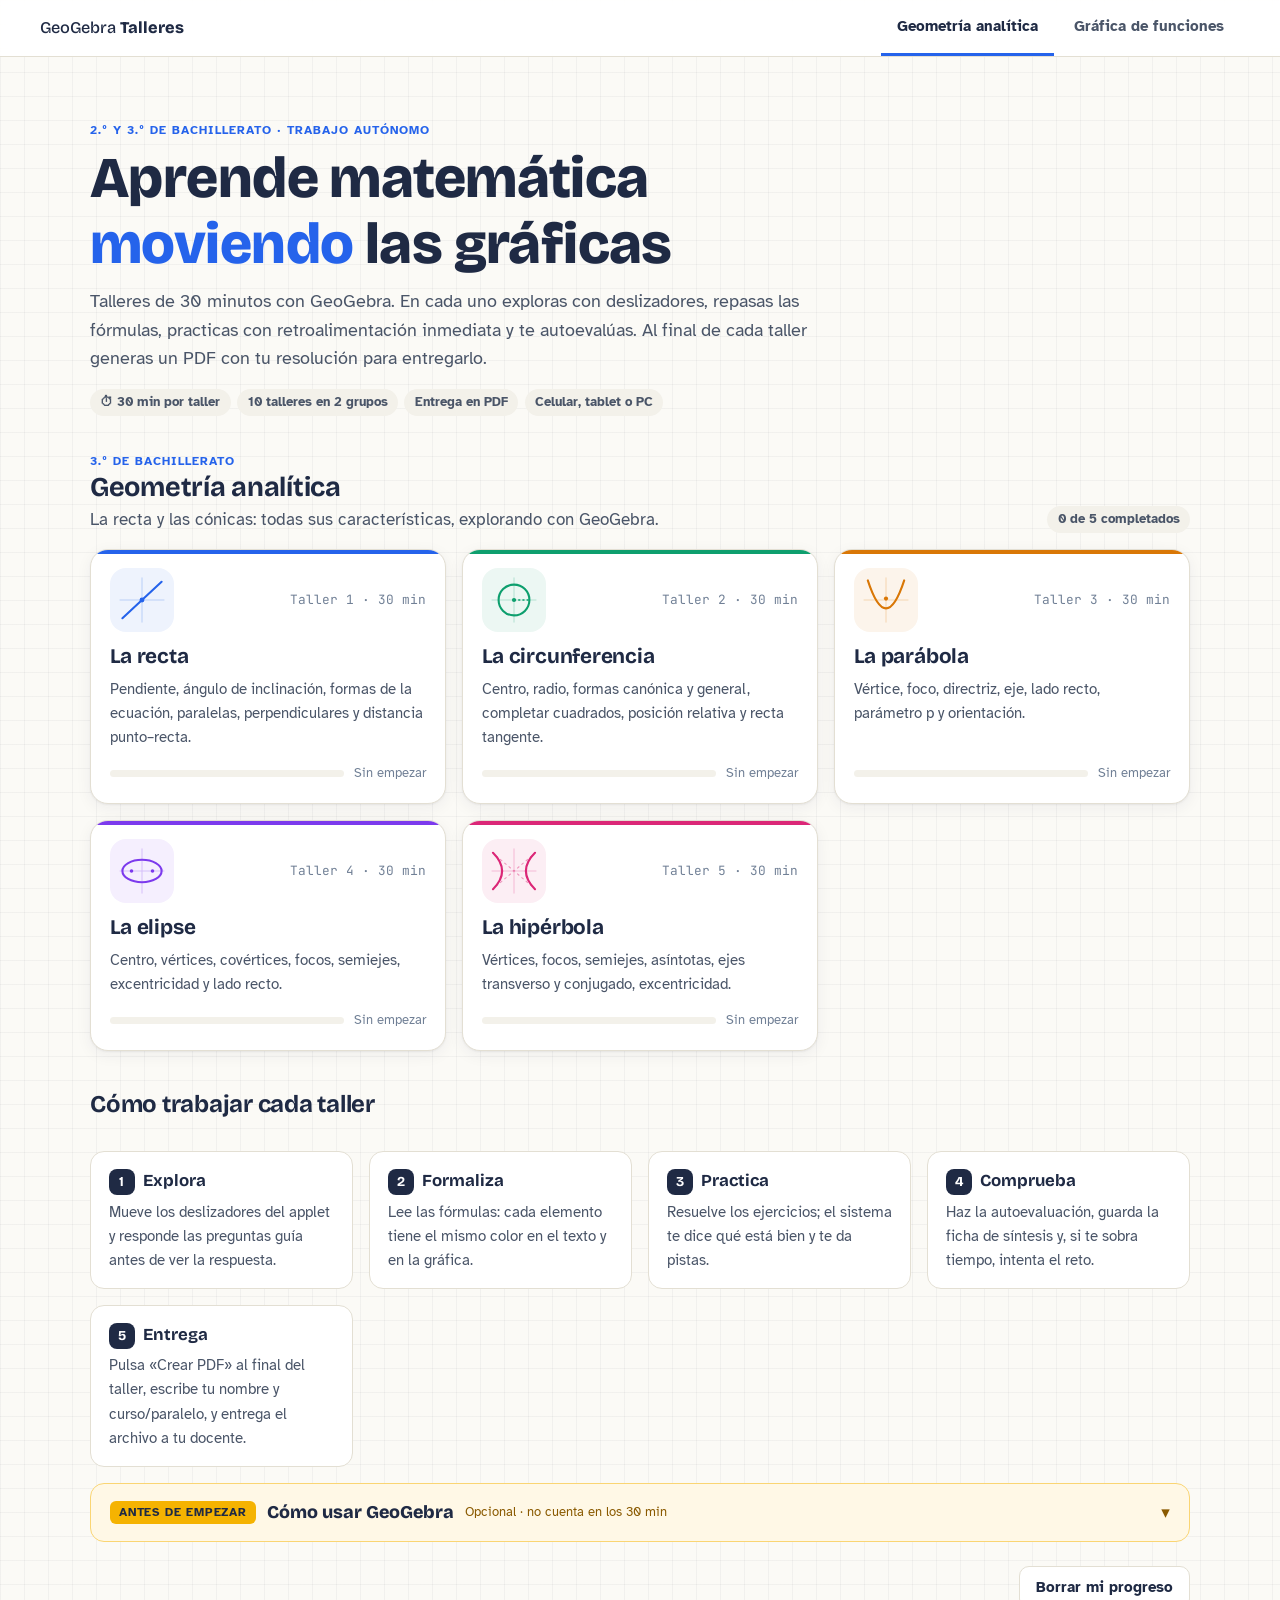
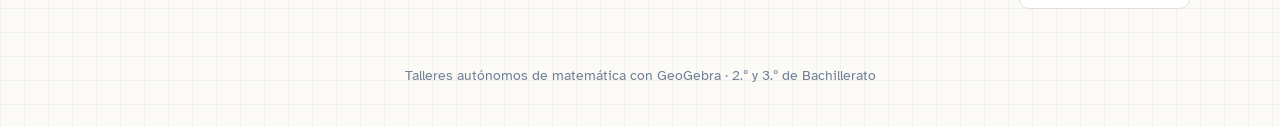
<file: index.html>
<!doctype html>
<html lang="es">
<head>
  <meta charset="utf-8">
  <meta name="viewport" content="width=device-width, initial-scale=1">
  <title>Talleres de matemática con GeoGebra</title>
  <meta name="description" content="Talleres autónomos de 30 minutos con GeoGebra: gráfica de funciones (2.º de Bachillerato) y geometría analítica (3.º de Bachillerato).">
  <link rel="preconnect" href="https://fonts.googleapis.com">
  <link rel="preconnect" href="https://fonts.gstatic.com" crossorigin>
  <link rel="stylesheet" href="https://fonts.googleapis.com/css2?family=Atkinson+Hyperlegible:ital,wght@0,400;0,700;1,400&family=Bricolage+Grotesque:opsz,wght@12..96,500;12..96,700;12..96,800&family=JetBrains+Mono:wght@400;600&display=swap">
  <link rel="stylesheet" href="assets/css/estilos.css">
</head>
<body>
  <div id="pestanas"></div>

  <header class="hero">
    <p class="eyebrow">2.º y 3.º de Bachillerato · Trabajo autónomo</p>
    <h1>Aprende matemática <em>moviendo</em> las gráficas</h1>
    <p class="lead">Talleres de 30 minutos con GeoGebra. En cada uno exploras con deslizadores, repasas las fórmulas, practicas con retroalimentación inmediata y te autoevalúas. Al final de cada taller generas un PDF con tu resolución para entregarlo.</p>
    <div class="meta">
      <span class="chip">⏱ 30 min por taller</span>
      <span class="chip">10 talleres en 2 grupos</span>
      <span class="chip">Entrega en PDF</span>
      <span class="chip">Celular, tablet o PC</span>
    </div>
  </header>

  <main class="contenedor">
    <div id="paneles"></div>

    <section aria-labelledby="como">
      <h2 id="como" style="font-size:1.5rem;margin:2.5rem 0 0">Cómo trabajar cada taller</h2>
      <div class="pasos-inicio">
        <div class="paso-inicio"><h4>Explora</h4><p>Mueve los deslizadores del applet y responde las preguntas guía antes de ver la respuesta.</p></div>
        <div class="paso-inicio"><h4>Formaliza</h4><p>Lee las fórmulas: cada elemento tiene el mismo color en el texto y en la gráfica.</p></div>
        <div class="paso-inicio"><h4>Practica</h4><p>Resuelve los ejercicios; el sistema te dice qué está bien y te da pistas.</p></div>
        <div class="paso-inicio"><h4>Comprueba</h4><p>Haz la autoevaluación, guarda la ficha de síntesis y, si te sobra tiempo, intenta el reto.</p></div>
        <div class="paso-inicio"><h4>Entrega</h4><p>Pulsa «Crear PDF» al final del taller, escribe tu nombre y curso/paralelo, y entrega el archivo a tu docente.</p></div>
      </div>
    </section>

    <div id="vineta"></div>

    <div class="reinicio">
      <button type="button" class="btn-secundario" id="reiniciar">Borrar mi progreso</button>
    </div>
  </main>

  <footer class="pie">Talleres autónomos de matemática con GeoGebra · 2.º y 3.º de Bachillerato</footer>

  <script src="assets/js/comun.js"></script>
  <script>
    (function () {
      'use strict';
      var GA = window.GA;

      function tarjeta(t, i) {
        var p = GA.progresoTaller(t.id);
        var pct = GA.porcentaje(p);
        var estado = pct === 0 ? 'Sin empezar' : pct === 100 ? '✓ Completado' : pct + '%';
        var nota = p.quiz ? '<span class="tt-nota">' + p.quiz.nota + '/' + p.quiz.total + '</span>' : '';
        var reto = p.reto ? ' ★' : '';
        return '' +
          '<a class="tarjeta-taller" style="--c:' + t.color + '" href="talleres/' + t.grupo + '/' + t.id + '/index.html">' +
            '<div class="tt-top"><div class="tt-icono">' + GA.icono(t.id) + '</div><span class="tt-num">Taller ' + (i + 1) + ' · 30 min</span></div>' +
            '<h3>' + t.titulo + '</h3>' +
            '<p>' + t.resumen + '</p>' +
            '<div class="tt-pie"><div class="tt-barra"><span style="width:' + pct + '%"></span></div><span>' + estado + reto + '</span>' + nota + '</div>' +
          '</a>';
      }

      function pintar() {
        document.getElementById('paneles').innerHTML = GA.GRUPOS.map(function (g) {
          var lista = GA.talleresDe(g.id);
          var hechos = lista.filter(function (t) { return GA.porcentaje(GA.progresoTaller(t.id)) === 100; }).length;
          return '' +
            '<section class="panel-grupo" id="panel-' + g.id + '" role="tabpanel" aria-label="' + g.titulo + '">' +
              '<div class="grupo-cab"><div><p class="eyebrow" style="color:' + (lista[0] ? lista[0].color : '') + '">' + g.nivel + '</p><h2>' + g.titulo + '</h2><p>' + g.descripcion + '</p></div>' +
              '<span class="chip">' + hechos + ' de ' + lista.length + ' completados</span></div>' +
              '<div class="grid-talleres">' + lista.map(tarjeta).join('') + '</div>' +
            '</section>';
        }).join('');
      }

      function activar(id) {
        if (!GA.grupo(id)) id = GA.GRUPOS[0].id;
        GA.GRUPOS.forEach(function (g) {
          document.getElementById('panel-' + g.id).hidden = g.id !== id;
        });
        document.querySelectorAll('.pestana').forEach(function (a) {
          var on = a.dataset.grupo === id;
          a.classList.toggle('activa', on);
          a.setAttribute('aria-selected', on ? 'true' : 'false');
        });
        var t = GA.talleresDe(id)[0];
        document.documentElement.style.setProperty('--acento', t ? t.color : '#2563EB');
      }

      document.getElementById('pestanas').outerHTML = GA.pestanas(GA.GRUPOS[0].id, '');
      document.getElementById('vineta').innerHTML = GA.vinetaGeogebra(false);
      pintar();
      activar(location.hash.slice(1));

      document.querySelectorAll('.pestana').forEach(function (a) {
        a.addEventListener('click', function (ev) {
          ev.preventDefault();
          history.replaceState(null, '', '#' + a.dataset.grupo);
          activar(a.dataset.grupo);
        });
      });
      window.addEventListener('hashchange', function () { activar(location.hash.slice(1)); });
      // Al volver con el botón "atrás" se refresca el progreso
      window.addEventListener('pageshow', function () { pintar(); activar(location.hash.slice(1)); });

      document.getElementById('reiniciar').addEventListener('click', function () {
        if (confirm('¿Borrar el progreso de todos los talleres en este navegador?')) {
          GA.reiniciarProgreso();
          pintar();
          activar(location.hash.slice(1));
        }
      });
    })();
  </script>
</body>
</html>
</file>
<file: assets/css/estilos.css>
/* =====================================================================
   estilos.css — Talleres de matemática con GeoGebra
   Estética "cuaderno cuadriculado": papel claro con retícula suave,
   tinta azul-noche y un color de acento por taller (--acento).
   ===================================================================== */
:root {
  --papel: #FBFAF6;
  --papel-2: #F3F1EA;
  --tarjeta: #FFFFFF;
  --tinta: #1F2A44;
  --tinta-2: #4A5568;
  --tinta-3: #718096;
  --linea: #E3DFD3;
  --reticula: rgba(31, 42, 68, .045);
  --acento: #2563EB;
  --ok: #15803D;
  --ok-fondo: #ECFDF3;
  --mal: #B42318;
  --mal-fondo: #FEF3F2;
  --aviso-fondo: #FFF8E6;
  --radio: 14px;
  --sombra: 0 1px 2px rgba(31, 42, 68, .06), 0 4px 16px rgba(31, 42, 68, .06);
  --f-titulo: 'Bricolage Grotesque', 'Segoe UI', system-ui, sans-serif;
  --f-texto: 'Atkinson Hyperlegible', 'Segoe UI', system-ui, sans-serif;
  --f-mono: 'JetBrains Mono', ui-monospace, Consolas, monospace;
}

* { box-sizing: border-box; }
html { scroll-behavior: smooth; scroll-padding-top: 76px; }
body {
  margin: 0;
  background-color: var(--papel);
  background-image:
    linear-gradient(var(--reticula) 1px, transparent 1px),
    linear-gradient(90deg, var(--reticula) 1px, transparent 1px);
  background-size: 24px 24px;
  color: var(--tinta);
  font-family: var(--f-texto);
  font-size: 17px;
  line-height: 1.6;
  -webkit-text-size-adjust: 100%;
}
img, svg { max-width: 100%; }
a { color: var(--acento); }
h1, h2, h3 { font-family: var(--f-titulo); line-height: 1.15; letter-spacing: -.01em; }
code { font-family: var(--f-mono); font-size: .88em; background: var(--papel-2); padding: .1em .35em; border-radius: 5px; }
.eyebrow { margin: 0 0 .25rem; font-size: .78rem; font-weight: 700; letter-spacing: .08em; text-transform: uppercase; color: var(--acento); }
.nota { color: var(--tinta-2); font-size: .94rem; }
.katex { font-size: 1.06em; }
.katex-display { overflow-x: auto; overflow-y: hidden; padding: .2rem 0; }

/* ---------------- Pestañas superiores ---------------- */
.pestanas {
  position: sticky; top: 0; z-index: 30;
  display: flex; align-items: center; gap: 1rem;
  padding: 0 clamp(16px, 4vw, 40px);
  background: rgba(255, 255, 255, .92);
  backdrop-filter: blur(8px);
  border-bottom: 1px solid var(--linea);
  min-height: 56px;
}
.marca-sitio { font-family: var(--f-titulo); font-weight: 500; color: var(--tinta); text-decoration: none; white-space: nowrap; font-size: 1.02rem; }
.marca-sitio b { font-weight: 800; }
.pestanas-lista { display: flex; gap: .25rem; margin-left: auto; overflow-x: auto; scrollbar-width: none; }
.pestanas-lista::-webkit-scrollbar { display: none; }
.pestana {
  display: inline-flex; align-items: center; height: 56px; padding: 0 1rem;
  color: var(--tinta-2); text-decoration: none; font-weight: 700; font-size: .95rem; white-space: nowrap;
  border-bottom: 3px solid transparent; cursor: pointer; background: none; border-top: 0; border-left: 0; border-right: 0;
  font-family: inherit;
}
.pestana:hover { color: var(--tinta); }
.pestana.activa { color: var(--tinta); border-bottom-color: var(--acento); }
@media (max-width: 560px) {
  .marca-sitio { display: none; }
  .pestanas-lista { margin-left: 0; width: 100%; }
  .pestana { flex: 1; justify-content: center; padding: 0 .5rem; font-size: .9rem; }
}

/* ---------------- Cabecera del taller ---------------- */
.cabecera {
  background: var(--tarjeta);
  border-bottom: 1px solid var(--linea);
  padding: 0 clamp(16px, 4vw, 40px) 1.25rem;
  position: relative;
}
.cabecera::before { content: ''; position: absolute; inset: 0 0 auto 0; height: 4px; background: var(--acento); }
.cabecera-barra { display: flex; justify-content: space-between; align-items: center; gap: 1rem; flex-wrap: wrap; padding: .9rem 0 .4rem; }
.volver { text-decoration: none; font-weight: 700; font-size: .92rem; }
.cronometro { display: flex; align-items: baseline; gap: .4rem; font-size: .9rem; color: var(--tinta-2); background: var(--papel-2); padding: .3rem .75rem; border-radius: 999px; cursor: help; }
.crono-etq { font-size: .78rem; font-weight: 700; }
.crono-valor { font-family: var(--f-mono); font-weight: 600; color: var(--tinta); font-size: .98rem; }
.crono-meta { font-family: var(--f-mono); font-size: .8rem; color: var(--tinta-3); }
.crono-estado { font-size: .72rem; color: var(--ok); }
.cronometro.pausado .crono-estado { color: var(--tinta-3); }
.cronometro.excedido .crono-valor { color: var(--mal); }
.cabecera-titulo { display: flex; gap: 1.25rem; align-items: center; max-width: 1180px; margin: .4rem auto 0; }
.cabecera-icono { flex: 0 0 auto; width: 84px; height: 84px; color: var(--acento); background: color-mix(in srgb, var(--acento) 8%, white); border-radius: 20px; padding: 6px; }
.cabecera h1 { margin: 0; font-size: clamp(1.9rem, 4.5vw, 2.8rem); font-weight: 800; }
.subtitulo { margin: .25rem 0 .6rem; color: var(--tinta-2); max-width: 62ch; }
.meta { display: flex; gap: .4rem; flex-wrap: wrap; }
.chip { display: inline-flex; align-items: center; gap: .3rem; font-size: .82rem; font-weight: 700; padding: .2rem .65rem; border-radius: 999px; background: var(--papel-2); color: var(--tinta-2); }
.progreso { max-width: 1180px; margin: 1rem auto 0; display: flex; align-items: center; gap: .9rem; font-size: .88rem; color: var(--tinta-2); }
.progreso-barra { flex: 1; height: 10px; border-radius: 999px; background: var(--papel-2); overflow: hidden; }
.progreso-barra span { display: block; height: 100%; width: 0; background: var(--acento); border-radius: inherit; transition: width .4s ease; }
@media (max-width: 560px) {
  .cabecera-icono { width: 56px; height: 56px; border-radius: 14px; }
  .cabecera-titulo { flex-direction: column; align-items: flex-start; gap: .6rem; }
  .progreso { flex-direction: column; align-items: stretch; gap: .35rem; }
  .progreso-barra { flex: none; }
}

/* ---------------- Layout ---------------- */
.layout {
  display: grid; grid-template-columns: 240px minmax(0, 1fr); gap: 2rem;
  max-width: 1180px; margin: 0 auto; padding: 1.75rem clamp(16px, 4vw, 40px) 3rem;
}
.layout > * { min-width: 0; }

/* Índice lateral (en móvil, barra horizontal) */
.indice { position: sticky; top: 76px; align-self: start; }
.indice-tit { margin: 0 0 .5rem; font-size: .78rem; letter-spacing: .08em; text-transform: uppercase; font-weight: 700; color: var(--tinta-3); }
.indice ol { list-style: none; margin: 0; padding: 0; display: grid; gap: 2px; }
.indice a {
  display: grid; grid-template-columns: 26px 1fr auto; gap: .5rem; align-items: center;
  padding: .45rem .6rem; border-radius: 10px; text-decoration: none; color: var(--tinta-2); font-size: .9rem;
}
.indice a:hover { background: var(--papel-2); color: var(--tinta); }
.indice a.activa { background: var(--tarjeta); color: var(--tinta); box-shadow: var(--sombra); font-weight: 700; }
.ind-num { width: 24px; height: 24px; border-radius: 50%; display: grid; place-items: center; font-size: .75rem; font-weight: 700; background: var(--papel-2); color: var(--tinta-2); }
.indice a.hecha .ind-num { background: var(--ok); color: #fff; font-size: 0; }
.indice a.hecha .ind-num::after { content: '✓'; font-size: .8rem; }
.ind-min { font-size: .78rem; color: var(--tinta-3); font-family: var(--f-mono); }
.ind-extra { margin-top: .4rem; border-top: 1px dashed var(--linea); padding-top: .4rem; }

@media (max-width: 900px) {
  .layout { grid-template-columns: 1fr; gap: 1rem; padding-top: 0; }
  .indice {
    position: sticky; top: 56px; z-index: 20; margin: 0 calc(-1 * clamp(16px, 4vw, 40px));
    padding: .5rem clamp(16px, 4vw, 40px); background: rgba(251, 250, 246, .95); backdrop-filter: blur(6px);
    border-bottom: 1px solid var(--linea);
  }
  .indice-tit { display: none; }
  .indice ol { display: flex; gap: .35rem; overflow-x: auto; scrollbar-width: none; }
  .indice ol::-webkit-scrollbar { display: none; }
  .indice a { display: flex; white-space: nowrap; padding: .35rem .7rem; background: var(--tarjeta); border: 1px solid var(--linea); }
  .indice a .ind-min { display: none; }
  .ind-extra { margin: 0; border: 0; padding: 0; }
  html { scroll-padding-top: 116px; }
}

/* ---------------- Secciones ---------------- */
.seccion {
  background: var(--tarjeta); border: 1px solid var(--linea); border-radius: var(--radio);
  box-shadow: var(--sombra); margin: 0 0 1.5rem; overflow: hidden;
}
.seccion-cab { display: flex; align-items: center; gap: .8rem; padding: 1rem 1.4rem; border-bottom: 1px solid var(--linea); }
.seccion-num {
  flex: 0 0 34px; height: 34px; border-radius: 10px; display: grid; place-items: center;
  background: var(--acento); color: #fff; font-family: var(--f-titulo); font-weight: 800;
}
.seccion.hecha .seccion-num { background: var(--ok); }
.seccion-cab h2 { margin: 0; font-size: 1.32rem; flex: 1; }
.pill-tiempo { font-size: .8rem; font-weight: 700; font-family: var(--f-mono); color: var(--tinta-2); background: var(--papel-2); padding: .2rem .6rem; border-radius: 999px; white-space: nowrap; }
.pill-extra { background: var(--aviso-fondo); color: #8A5A00; font-family: var(--f-texto); }
.seccion-cuerpo { padding: 1.1rem 1.4rem .4rem; }
.seccion-cuerpo > p:first-child { margin-top: 0; }
.seccion-pie { display: flex; justify-content: flex-end; gap: .6rem; flex-wrap: wrap; padding: .8rem 1.4rem 1.1rem; }
.seccion-reto { border: 2px dashed color-mix(in srgb, var(--acento) 45%, white); }
.seccion-reto .seccion-num { background: #F5B301; color: var(--tinta); }
.subtit { font-size: 1.08rem; margin: 1.4rem 0 .3rem; }
@media (max-width: 560px) {
  .seccion-cab { padding: .85rem 1rem; flex-wrap: wrap; }
  .seccion-cab h2 { font-size: 1.15rem; }
  .seccion-cuerpo { padding: 1rem 1rem .3rem; }
  .seccion-pie { padding: .7rem 1rem 1rem; }
}

/* ---------------- Botones ---------------- */
button { font: inherit; }
.btn-primario, .btn-secundario, .btn-completar, .btn-mini {
  display: inline-flex; align-items: center; justify-content: center; gap: .35rem;
  border-radius: 10px; font-weight: 700; cursor: pointer; text-decoration: none;
  transition: background .15s, border-color .15s, transform .05s;
}
.btn-primario { background: var(--acento); color: #fff; border: 0; padding: .6rem 1.15rem; }
.btn-primario:hover { filter: brightness(1.08); }
.btn-secundario { background: var(--tarjeta); color: var(--tinta); border: 1px solid var(--linea); padding: .55rem 1rem; font-size: .93rem; }
.btn-secundario:hover { border-color: var(--tinta-3); }
.btn-completar { background: var(--papel-2); color: var(--tinta-2); border: 1px solid transparent; padding: .55rem 1rem; font-size: .92rem; }
.btn-completar[aria-pressed="true"] { background: var(--ok-fondo); color: var(--ok); border-color: color-mix(in srgb, var(--ok) 30%, white); }
.btn-mini { background: var(--tarjeta); color: var(--tinta); border: 1px solid var(--linea); padding: .3rem .7rem; font-size: .82rem; font-family: var(--f-texto); }
button:active { transform: translateY(1px); }
:focus-visible { outline: 3px solid color-mix(in srgb, var(--acento) 55%, white); outline-offset: 2px; }

/* ---------------- Viñeta GeoGebra ---------------- */
.vineta-ggb {
  border: 1px solid color-mix(in srgb, #F5B301 55%, white); background: var(--aviso-fondo);
  border-radius: var(--radio); margin: 0 0 1.5rem;
}
.vineta-ggb summary {
  list-style: none; cursor: pointer; display: flex; align-items: center; gap: .7rem; flex-wrap: wrap;
  padding: .9rem 1.2rem;
}
.vineta-ggb summary::-webkit-details-marker { display: none; }
.vineta-ggb summary::after { content: '▾'; margin-left: auto; color: #8A5A00; transition: transform .2s; }
.vineta-ggb[open] summary::after { transform: rotate(180deg); }
.vineta-etiqueta { font-size: .72rem; font-weight: 700; letter-spacing: .07em; text-transform: uppercase; background: #F5B301; color: var(--tinta); padding: .15rem .55rem; border-radius: 6px; }
.vineta-titulo { font-family: var(--f-titulo); font-weight: 800; font-size: 1.12rem; }
.vineta-nota { font-size: .82rem; color: #8A5A00; }
.vineta-cuerpo { padding: 0 1.2rem 1rem; }
.vineta-cuerpo > p:first-child { margin-top: 0; }
.video-links { display: grid; grid-template-columns: repeat(auto-fit, minmax(240px, 1fr)); gap: .6rem; }
.video-link {
  display: flex; align-items: center; gap: .7rem; padding: .75rem .9rem; border-radius: 12px;
  background: var(--tarjeta); border: 1px solid var(--linea); color: var(--tinta); font-weight: 700; text-decoration: none;
}
.video-link:hover { border-color: #E11D1D; }
.video-icono { flex: 0 0 34px; height: 34px; border-radius: 9px; background: #E11D1D; color: #fff; display: grid; place-items: center; font-size: .85rem; }
.vineta-sub { font-weight: 700; margin: 1rem 0 .3rem; }
.tips { margin: 0; padding-left: 1.2rem; font-size: .94rem; }
.tips li { margin: .2rem 0; }

/* ---------------- Objetivos / previos ---------------- */
.lista-objetivos { margin: 0; padding: 0; list-style: none; display: grid; gap: .5rem; }
.lista-objetivos li { position: relative; padding: .55rem .8rem .55rem 2.3rem; background: var(--papel); border-radius: 10px; }
.lista-objetivos li::before { content: '◎'; position: absolute; left: .8rem; color: var(--acento); font-weight: 700; }
.pregunta-rapida { border: 1px solid var(--linea); border-radius: 12px; padding: .8rem 1rem; margin: 0 0 .9rem; }
.pregunta-rapida legend { font-weight: 700; padding: 0 .3rem; }
.opciones-rapidas { display: flex; flex-wrap: wrap; gap: .45rem; margin-top: .3rem; }
.opcion-rapida { border: 1px solid var(--linea); background: var(--tarjeta); border-radius: 999px; padding: .4rem .95rem; cursor: pointer; color: var(--tinta); }
.opcion-rapida:hover { border-color: var(--acento); }
.opcion-rapida.ok { background: var(--ok-fondo); border-color: var(--ok); color: var(--ok); font-weight: 700; }
.opcion-rapida.mal { background: var(--mal-fondo); border-color: var(--mal); color: var(--mal); }
.retro { margin: .6rem 0 0; padding: .55rem .8rem; border-radius: 10px; font-size: .95rem; }
.retro-ok { background: var(--ok-fondo); color: #0B5A2A; }
.retro-mal { background: var(--mal-fondo); color: #7A1A12; }

/* ---------------- GeoGebra ---------------- */
.leyenda { list-style: none; display: flex; flex-wrap: wrap; gap: .4rem .9rem; margin: .4rem 0 .8rem; padding: 0; font-size: .9rem; }
.leyenda li { display: inline-flex; align-items: center; gap: .4rem; }
.punto-color { display: inline-block; width: 12px; height: 12px; border-radius: 50%; flex: 0 0 auto; box-shadow: 0 0 0 2px #fff, 0 0 0 3px rgba(0,0,0,.08); }
.applet-marco { border: 1px solid var(--linea); border-radius: 12px; overflow: hidden; background: #fff; }
.ggb-contenedor { width: 100%; min-height: 360px; position: relative; }
.ggb-cargando, .ggb-error { display: grid; place-items: center; min-height: 360px; padding: 1.5rem; color: var(--tinta-3); text-align: center; }
.ggb-error { color: var(--mal); background: var(--mal-fondo); }
.lecturas {
  display: grid; grid-template-columns: repeat(auto-fill, minmax(190px, 1fr)); gap: .45rem; margin: .75rem 0 0;
}
.lectura { background: var(--papel); border: 1px solid var(--linea); border-radius: 10px; padding: .45rem .7rem; display: flex; flex-direction: column; gap: .1rem; }
.lectura.ancha { grid-column: 1 / -1; }
.lect-etq { display: flex; align-items: center; gap: .4rem; font-size: .8rem; font-weight: 700; color: var(--tinta-3); }
.lect-val { font-family: var(--f-mono); font-size: .98rem; color: var(--tinta); overflow-wrap: anywhere; }
.applet-acciones { display: flex; flex-wrap: wrap; gap: .5rem; margin: .75rem 0 0; }
.comandos { margin: .8rem 0 .2rem; font-size: .9rem; }
.comandos summary { cursor: pointer; color: var(--tinta-2); font-weight: 700; }
.comandos pre { background: #1F2A44; color: #E7ECF5; padding: .8rem 1rem; border-radius: 10px; overflow-x: auto; font-size: .82rem; line-height: 1.5; }
.comandos pre code { background: none; padding: 0; color: inherit; }
.preguntas-guia { padding-left: 1.3rem; margin: .3rem 0 0; }
.pregunta-guia { margin: 0 0 .7rem; }
.pregunta-guia p { margin: 0 0 .25rem; }
.pregunta-guia details summary, .solucion summary { cursor: pointer; font-weight: 700; color: var(--acento); font-size: .93rem; }
.respuesta { margin-top: .35rem; padding: .55rem .8rem; background: var(--papel); border-left: 3px solid var(--acento); border-radius: 0 10px 10px 0; font-size: .96rem; }

/* ---------------- Teoría y tablas ---------------- */
.teoria h3 { font-size: 1.12rem; margin: 1.3rem 0 .4rem; }
.teoria h3:first-child { margin-top: 0; }
.caja-def { background: color-mix(in srgb, var(--acento) 7%, white); border: 1px solid color-mix(in srgb, var(--acento) 25%, white); border-radius: 12px; padding: .8rem 1rem; margin: .5rem 0 1rem; }
.caja-def p { margin: .3rem 0; }
.caja-aviso { background: var(--aviso-fondo); border-radius: 12px; padding: .7rem 1rem; margin: .8rem 0; font-size: .95rem; }
.tabla-wrap { overflow-x: auto; margin: .5rem 0 1rem; border: 1px solid var(--linea); border-radius: 12px; }
table { border-collapse: collapse; width: 100%; font-size: .95rem; }
th, td { padding: .55rem .75rem; text-align: left; border-bottom: 1px solid var(--linea); vertical-align: top; }
th { background: var(--papel); font-family: var(--f-titulo); font-weight: 700; white-space: nowrap; }
tr:last-child td { border-bottom: 0; }
.c-rojo { color: #D62839; } .c-azul { color: #1D6FD6; } .c-verde { color: #1F9D55; }
.c-naranja { color: #E07A10; } .c-morado { color: #7B3FBF; } .c-gris { color: #6B7280; }

/* ---------------- Ejemplos ---------------- */
.ejemplo { border: 1px solid var(--linea); border-radius: 12px; padding: .9rem 1.1rem; margin: 0 0 1rem; }
.ejemplo h3 { margin: 0 0 .4rem; font-size: 1.05rem; }
.enunciado p:first-child { margin-top: 0; }
.solucion { margin-top: .5rem; }
.pasos { margin: .5rem 0 0; padding-left: 1.3rem; }
.pasos li { margin: .35rem 0; }
.solucion > div { margin-top: .5rem; padding: .6rem .9rem; background: var(--papel); border-radius: 10px; }

/* ---------------- Práctica ---------------- */
.ejercicio { border: 1px solid var(--linea); border-radius: 12px; padding: .9rem 1.1rem; margin: 0 0 1rem; position: relative; }
.ejercicio.resuelto { border-color: color-mix(in srgb, var(--ok) 45%, white); background: linear-gradient(var(--ok-fondo), var(--ok-fondo)) top/100% 4px no-repeat, var(--tarjeta); }
.ejercicio header { display: flex; align-items: center; gap: .55rem; margin-bottom: .4rem; }
.ej-num { width: 28px; height: 28px; border-radius: 8px; background: var(--papel-2); display: grid; place-items: center; font-weight: 800; font-family: var(--f-titulo); }
.nivel { font-size: .74rem; font-weight: 700; text-transform: uppercase; letter-spacing: .05em; padding: .15rem .55rem; border-radius: 6px; }
.nivel-bsico { background: #E8F1FF; color: #1D4ED8; }
.nivel-intermedio { background: #FFF1E0; color: #B45309; }
.nivel-avanzado { background: #F3E8FF; color: #6D28D9; }
.nivel-aplicacin { background: #E7F8EF; color: #15803D; }
.ej-estado { margin-left: auto; font-size: .85rem; font-weight: 700; color: var(--tinta-3); }
.ejercicio.resuelto .ej-estado { color: var(--ok); }
.campos { display: grid; grid-template-columns: repeat(auto-fill, minmax(200px, 1fr)); gap: .7rem; margin: .6rem 0; }
.campo { display: grid; grid-template-columns: 1fr auto; gap: .25rem .4rem; align-items: center; }
.campo label { grid-column: 1 / -1; font-size: .92rem; font-weight: 700; color: var(--tinta-2); }
.campo input, .campo select {
  width: 100%; font: inherit; font-family: var(--f-mono); font-size: 1rem; padding: .5rem .7rem;
  border: 1.5px solid var(--linea); border-radius: 9px; background: #fff; color: var(--tinta);
}
.campo input:focus, .campo select:focus { border-color: var(--acento); outline: none; }
.campo.ok input, .campo.ok select { border-color: var(--ok); background: var(--ok-fondo); }
.campo.mal input, .campo.mal select { border-color: var(--mal); background: var(--mal-fondo); }
.marca { width: 1.4rem; font-weight: 800; text-align: center; }
.campo.ok .marca { color: var(--ok); }
.campo.mal .marca { color: var(--mal); }
.ej-acciones { display: flex; gap: .5rem; flex-wrap: wrap; margin: .4rem 0; }
.pista { background: var(--aviso-fondo); padding: .55rem .8rem; border-radius: 10px; margin: .5rem 0; font-size: .95rem; }
.retro-ej { padding: .5rem .8rem; border-radius: 10px; margin: .5rem 0; font-size: .95rem; }

/* ---------------- Autoevaluación ---------------- */
.pregunta-quiz { border: 1px solid var(--linea); border-radius: 12px; padding: .8rem 1rem .9rem; margin: 0 0 .9rem; }
.pregunta-quiz legend { font-weight: 700; padding: 0 .3rem; display: flex; gap: .5rem; align-items: baseline; }
.q-num { display: inline-grid; place-items: center; min-width: 24px; height: 24px; border-radius: 6px; background: var(--acento); color: #fff; font-size: .8rem; }
.opcion-quiz { display: flex; gap: .6rem; align-items: center; padding: .5rem .7rem; border-radius: 10px; border: 1px solid transparent; cursor: pointer; margin: .2rem 0; }
.opcion-quiz:hover { background: var(--papel); }
.opcion-quiz input { accent-color: var(--acento); width: 18px; height: 18px; flex: 0 0 auto; }
.opcion-quiz.ok { background: var(--ok-fondo); border-color: color-mix(in srgb, var(--ok) 40%, white); }
.opcion-quiz.mal { background: var(--mal-fondo); border-color: color-mix(in srgb, var(--mal) 40%, white); }
.retro-quiz { margin-top: .5rem; padding: .55rem .8rem; border-radius: 10px; font-size: .95rem; }
.correcta-era { font-weight: 700; display: inline-block; margin-top: .25rem; }
.quiz-acciones { display: flex; gap: .5rem; margin: .5rem 0; }
.quiz-resultado { display: flex; align-items: center; gap: 1rem; padding: .9rem 1.1rem; border-radius: 12px; margin: .6rem 0; }
.nota-grande { font-family: var(--f-titulo); font-weight: 800; font-size: 2rem; }

/* ---------------- Ficha ---------------- */
.ficha { border: 2px solid var(--tinta); border-radius: 12px; padding: 1rem 1.2rem; background: #fff; }
.ficha-cab { display: flex; gap: .8rem; align-items: center; border-bottom: 2px solid var(--tinta); padding-bottom: .6rem; margin-bottom: .6rem; }
.ficha-cab > span { width: 52px; height: 52px; color: var(--acento); }
.ficha-cab h3 { margin: 0; font-size: 1.4rem; }
.ficha .tabla-wrap { border-color: #C9C4B6; }

/* ---------------- Reto ---------------- */
.reto-enunciado { background: color-mix(in srgb, var(--acento) 7%, white); border-radius: 12px; padding: .8rem 1rem; margin-bottom: .8rem; }
.reto-enunciado p { margin: .3rem 0; }
.reto-retro { padding: .6rem .9rem; border-radius: 10px; margin: .4rem 0 .8rem; }
.reto-retro ul { margin: .3rem 0 0; padding-left: 1.2rem; }

/* ---------------- Navegación entre talleres / pie ---------------- */
.nav-talleres { display: grid; grid-template-columns: 1fr 1fr; gap: 1rem; margin-top: 2rem; }
.nav-t { display: flex; flex-direction: column; padding: 1rem 1.2rem; border-radius: var(--radio); background: var(--tarjeta); border: 1px solid var(--linea); text-decoration: none; color: var(--tinta); font-family: var(--f-titulo); font-weight: 800; font-size: 1.1rem; box-shadow: var(--sombra); }
.nav-t small { font-family: var(--f-texto); font-weight: 700; font-size: .8rem; color: var(--tinta-3); }
.nav-t.sig { text-align: right; }
.nav-t:hover { border-color: var(--acento); }
.pie { text-align: center; color: var(--tinta-3); font-size: .85rem; padding: 1.5rem 1rem 2.5rem; }
@media (max-width: 560px) { .nav-talleres { grid-template-columns: 1fr; } .nav-t.sig { text-align: left; } }

/* ===================================================================
   PÁGINA DE INICIO
   =================================================================== */
.hero { max-width: 1180px; margin: 0 auto; padding: clamp(2rem, 6vw, 4rem) clamp(16px, 4vw, 40px) 1.5rem; }
.hero h1 { font-size: clamp(2.2rem, 6vw, 3.6rem); font-weight: 800; margin: 0 0 .6rem; max-width: 18ch; }
.hero h1 em { font-style: normal; color: var(--acento); }
.hero p.lead { font-size: 1.12rem; color: var(--tinta-2); max-width: 60ch; margin: 0 0 1rem; }
.contenedor { max-width: 1180px; margin: 0 auto; padding: 0 clamp(16px, 4vw, 40px) 2rem; }
.panel-grupo[hidden] { display: none; }
.grupo-cab { display: flex; justify-content: space-between; align-items: end; gap: 1rem; flex-wrap: wrap; margin: .5rem 0 1rem; }
.grupo-cab h2 { margin: 0; font-size: 1.7rem; }
.grupo-cab p { margin: .2rem 0 0; color: var(--tinta-2); }
.grid-talleres { display: grid; grid-template-columns: repeat(auto-fill, minmax(280px, 1fr)); gap: 1rem; }
.tarjeta-taller {
  --c: var(--acento);
  display: flex; flex-direction: column; gap: .5rem; padding: 1.1rem 1.2rem 1.2rem;
  background: var(--tarjeta); border: 1px solid var(--linea); border-radius: 18px; box-shadow: var(--sombra);
  text-decoration: none; color: var(--tinta); position: relative; overflow: hidden; transition: transform .15s, border-color .15s;
}
.tarjeta-taller::before { content: ''; position: absolute; inset: 0 0 auto; height: 4px; background: var(--c); }
.tarjeta-taller:hover { transform: translateY(-2px); border-color: var(--c); }
.tt-top { display: flex; align-items: center; justify-content: space-between; }
.tt-icono { width: 64px; height: 64px; color: var(--c); background: color-mix(in srgb, var(--c) 8%, white); border-radius: 16px; padding: 4px; }
.tt-num { font-family: var(--f-mono); font-size: .8rem; color: var(--tinta-3); }
.tarjeta-taller h3 { margin: .3rem 0 0; font-size: 1.3rem; }
.tarjeta-taller p { margin: 0; color: var(--tinta-2); font-size: .94rem; flex: 1; }
.tt-pie { display: flex; align-items: center; gap: .6rem; font-size: .82rem; color: var(--tinta-3); margin-top: .4rem; }
.tt-barra { flex: 1; height: 7px; border-radius: 999px; background: var(--papel-2); overflow: hidden; }
.tt-barra span { display: block; height: 100%; background: var(--c); border-radius: inherit; }
.tt-nota { font-weight: 700; color: var(--tinta-2); }
.pasos-inicio { display: grid; grid-template-columns: repeat(auto-fit, minmax(220px, 1fr)); gap: 1rem; margin: 2rem 0 1rem; counter-reset: paso; }
.paso-inicio { background: var(--tarjeta); border: 1px solid var(--linea); border-radius: 14px; padding: 1rem 1.1rem; }
.paso-inicio h4 { margin: 0 0 .3rem; font-family: var(--f-titulo); font-size: 1.05rem; }
.paso-inicio h4::before { counter-increment: paso; content: counter(paso); display: inline-grid; place-items: center; width: 26px; height: 26px; border-radius: 8px; background: var(--tinta); color: #fff; font-size: .85rem; margin-right: .5rem; }
.paso-inicio p { margin: 0; font-size: .94rem; color: var(--tinta-2); }
.reinicio { margin-top: 1.5rem; text-align: right; }

/* ---------------- Entrega y diálogo ---------------- */
.seccion-entrega { border: 2px solid var(--acento); }
.seccion-entrega .seccion-num { background: var(--tinta); }
.btn-grande { padding: .8rem 1.5rem; font-size: 1.05rem; }
.entrega-resumen { display: grid; grid-template-columns: repeat(auto-fit, minmax(150px, 1fr)); gap: .5rem; margin: .6rem 0 .4rem; }
.er-item { background: var(--papel); border: 1px solid var(--linea); border-radius: 10px; padding: .5rem .75rem; display: flex; flex-direction: column; }
.er-item span { font-size: .8rem; font-weight: 700; color: var(--tinta-3); }
.er-item b { font-family: var(--f-titulo); font-size: 1.15rem; }
.dialogo { border: 0; border-radius: 16px; padding: 0; width: min(440px, calc(100vw - 32px)); box-shadow: 0 20px 60px rgba(31, 42, 68, .3); color: var(--tinta); }
.dialogo::backdrop { background: rgba(31, 42, 68, .45); }
.dialogo form { padding: 1.3rem 1.4rem 1.1rem; }
.dialogo h2 { margin: 0 0 .2rem; font-size: 1.35rem; }
.dlg-campo { display: flex; flex-direction: column; gap: .3rem; margin: .9rem 0 0; }
.dlg-campo span { font-weight: 700; font-size: .92rem; }
.dlg-campo input { font: inherit; padding: .6rem .75rem; border: 1.5px solid var(--linea); border-radius: 9px; }
.dlg-campo input:focus { border-color: var(--acento); outline: none; }
.dlg-error { color: var(--mal); font-size: .85rem; }
.dlg-acciones { display: flex; justify-content: flex-end; gap: .5rem; margin-top: 1.2rem; }
.dlg-estado { margin: .6rem 0 0; font-size: .9rem; color: var(--tinta-2); min-height: 1.2em; }

/* ---------------- Reporte PDF ---------------- */
.reporte-lienzo { position: absolute; left: 0; top: 0; z-index: -10; pointer-events: none; }
#reporte-impresion { display: none; }
.reporte { width: 720px; background: #fff; color: #1F2A44; font-family: var(--f-texto); font-size: 12.5px; line-height: 1.45; padding: 4px 2px; }
.reporte h1 { font-size: 24px; margin: 0; }
.reporte h2 { font-family: var(--f-titulo); font-size: 15px; margin: 16px 0 6px; padding-bottom: 3px; border-bottom: 2px solid #1F2A44; }
.reporte p { margin: 4px 0; }
.rp-cab { display: flex; gap: 12px; align-items: center; margin-bottom: 10px; }
.rp-icono { width: 52px; height: 52px; flex: 0 0 52px; }
.rp-eyebrow { font-size: 10.5px; font-weight: 700; letter-spacing: .06em; text-transform: uppercase; margin: 0 0 2px; }
.rp-datos { width: 100%; border-collapse: collapse; margin: 4px 0 10px; font-size: 13px; }
.rp-datos th { width: 150px; background: #F3F1EA; text-align: left; font-family: var(--f-texto); white-space: nowrap; }
.rp-datos th, .rp-datos td { border: 1px solid #C9C4B6; padding: 6px 9px; }
.rp-datos td { font-weight: 700; }
.rp-resumen { display: grid; grid-template-columns: repeat(4, 1fr); gap: 6px; }
.rp-resumen div { border: 1px solid #C9C4B6; border-radius: 8px; padding: 5px 8px; display: flex; justify-content: space-between; align-items: baseline; }
.rp-resumen span { font-size: 11px; color: #4A5568; font-weight: 700; }
.rp-resumen b { font-size: 15px; }
.rp-tabla { width: 100%; border-collapse: collapse; margin: 4px 0; font-size: 12px; }
.rp-tabla th, .rp-tabla td { border: 1px solid #D9D4C7; padding: 4px 7px; vertical-align: top; text-align: left; }
.rp-tabla th { background: #F3F1EA; font-family: var(--f-texto); font-size: 11px; white-space: nowrap; }
.rp-n { width: 20px; text-align: center !important; }
.rp-c { width: 22px; text-align: center !important; font-weight: 800; font-size: 14px; }
.rp-resp { font-family: var(--f-mono); }
.rp-ok { color: #15803D; } .rp-mal { color: #B42318; } .rp-nada { color: #9CA3AF; }
.rep-bloque { break-inside: avoid; page-break-inside: avoid; margin-bottom: 8px; }
.rp-ej { margin-top: 8px !important; }
.rp-nivel { font-size: 10px; font-weight: 700; text-transform: uppercase; background: #F3F1EA; padding: 1px 6px; border-radius: 4px; }
.rp-enun { color: #4A5568; font-size: 12px; }
.rp-enun p { margin: 0; }
.rp-sub { color: #4A5568; }
.rp-var { display: inline-block; font-family: var(--f-mono); background: #F3F1EA; border-radius: 4px; padding: 0 6px; margin: 1px 2px; }
.rp-pie { margin-top: 14px !important; font-size: 9.5px; color: #718096; text-align: center; }
.rp-t { margin: 2px 0 0 !important; text-align: right; font-family: var(--f-mono); font-size: 9px; color: #A0A7B4; }
.reporte .katex { font-size: 1em; }

/* ---------------- Impresión ---------------- */
@media print {
  body.imprimiendo-reporte > *:not(#app) { display: none !important; }
  body.imprimiendo-reporte #app > *:not(#reporte-impresion) { display: none !important; }
  body.imprimiendo-reporte #reporte-impresion { display: block !important; }
  body.imprimiendo-reporte .reporte { width: auto; }
  body { background: #fff; font-size: 12pt; }
  .pestanas, .indice, .cabecera-barra, .progreso, .vineta-ggb, .seccion-pie, .applet-acciones,
  .comandos, .nav-talleres, .pie, .ggb-contenedor, .ej-acciones, .quiz-acciones { display: none !important; }
  .seccion { box-shadow: none; break-inside: avoid-page; }
  details { display: block; }
  body.imprimiendo-ficha .cabecera, body.imprimiendo-ficha .seccion:not(#sec-ficha) { display: none !important; }
  body.imprimiendo-ficha #sec-ficha { border: 0; }
  body.imprimiendo-ficha #sec-ficha .seccion-cab { display: none; }
  body.imprimiendo-ficha .layout { display: block; padding: 0; }
  .ficha { border-width: 1.5px; }
}
@media (prefers-reduced-motion: reduce) { * { transition: none !important; scroll-behavior: auto !important; } }
</file>
